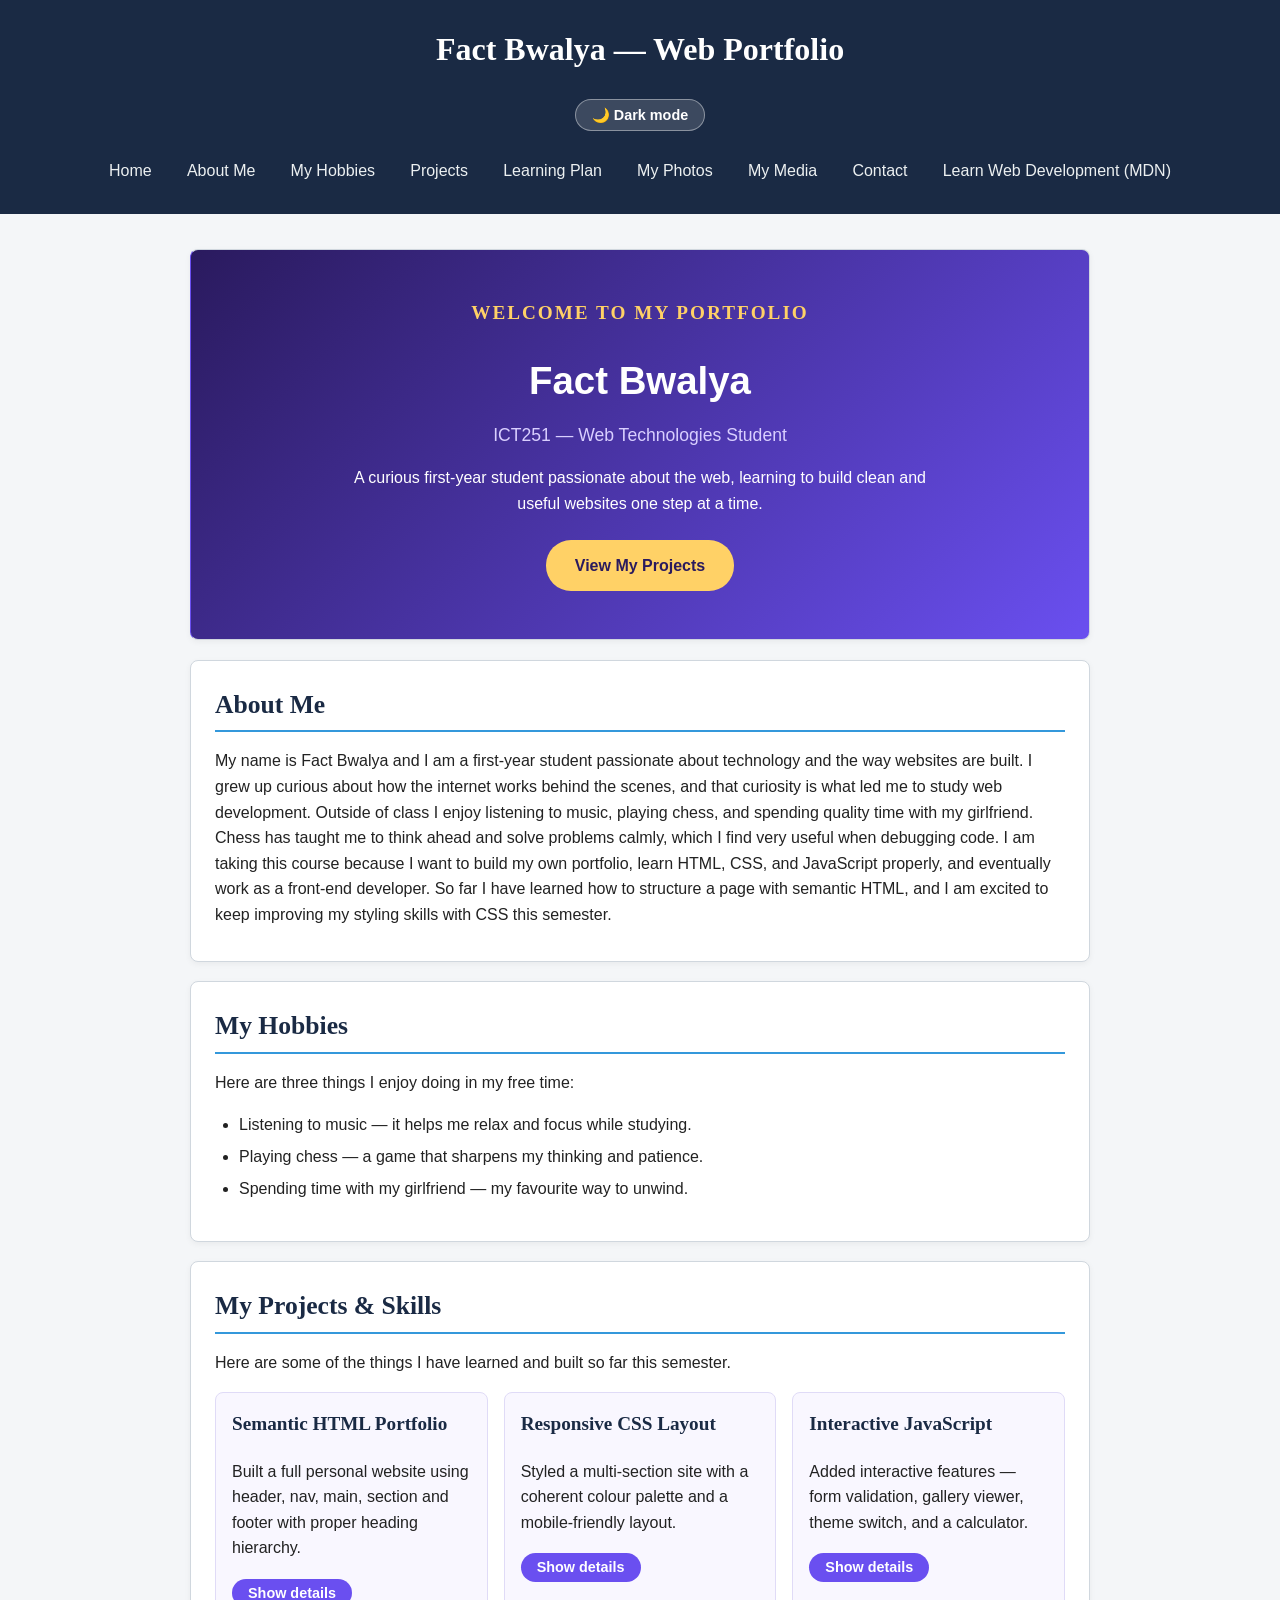
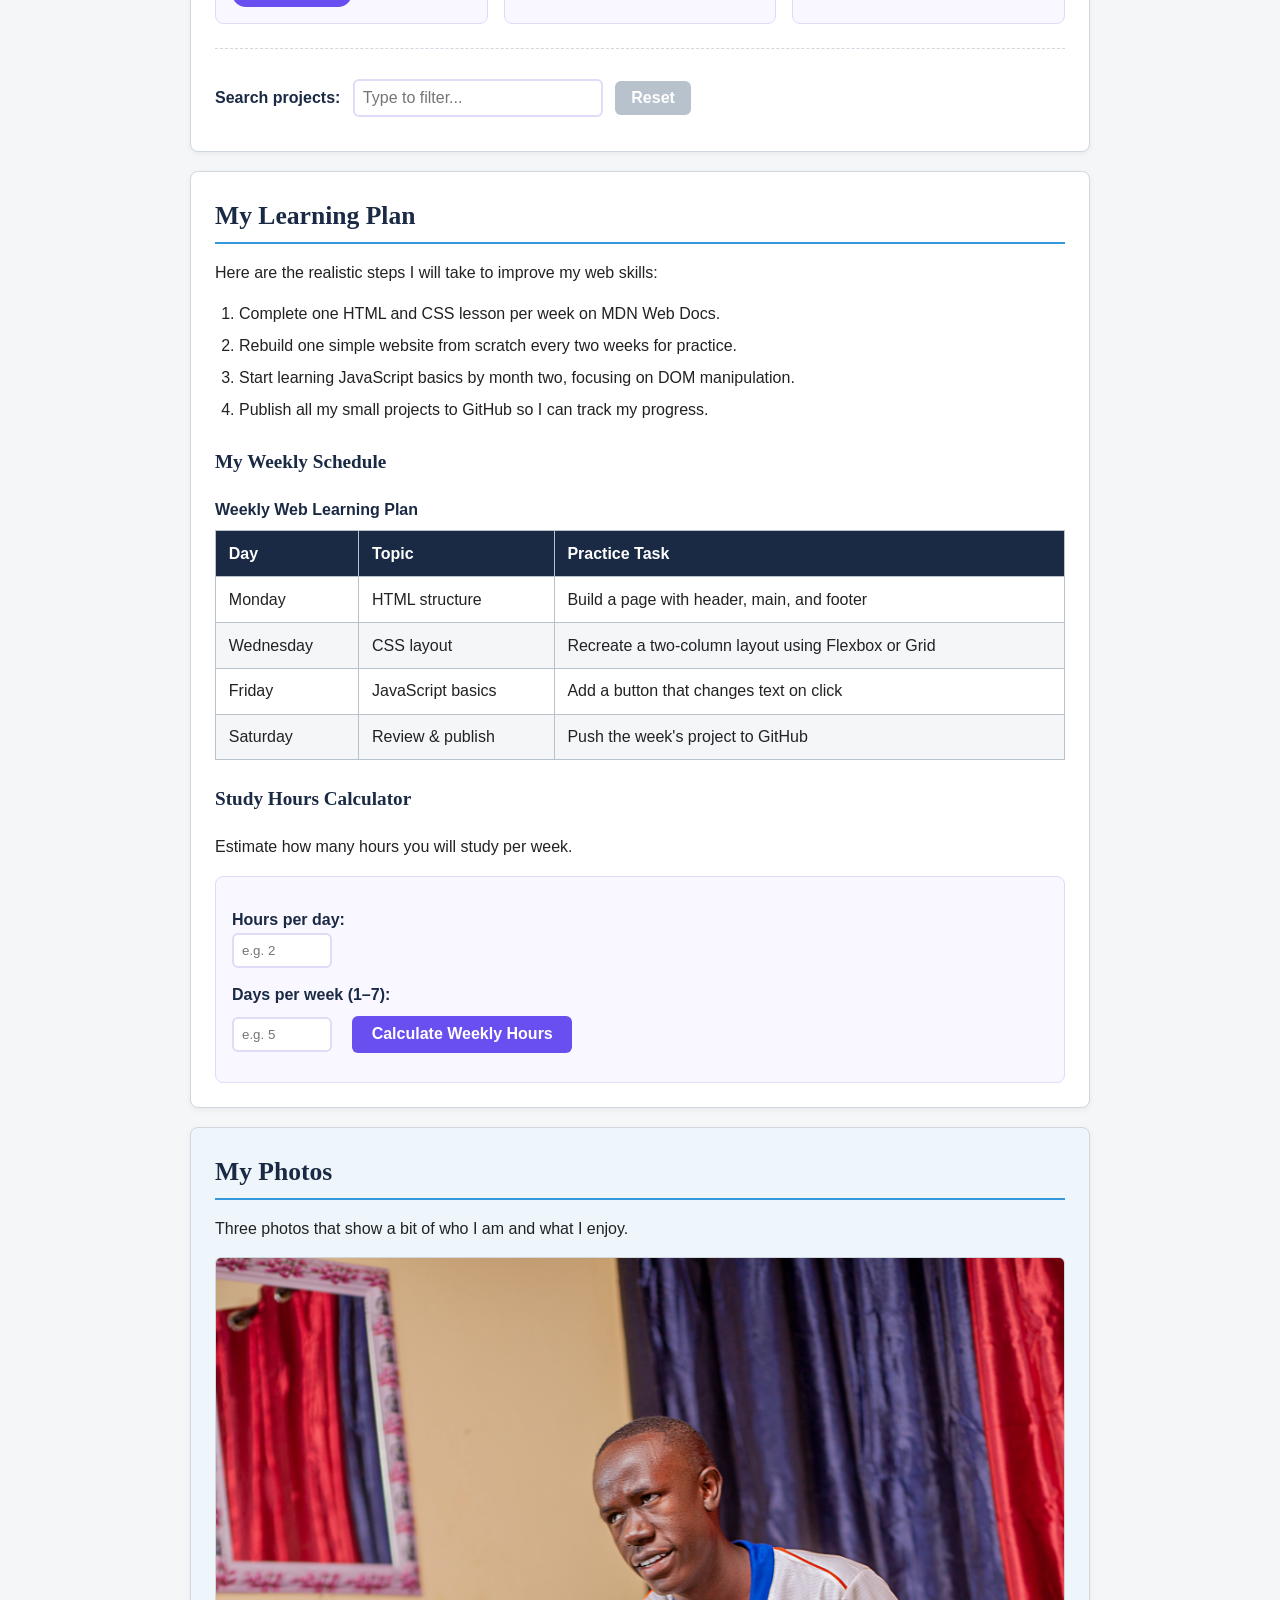
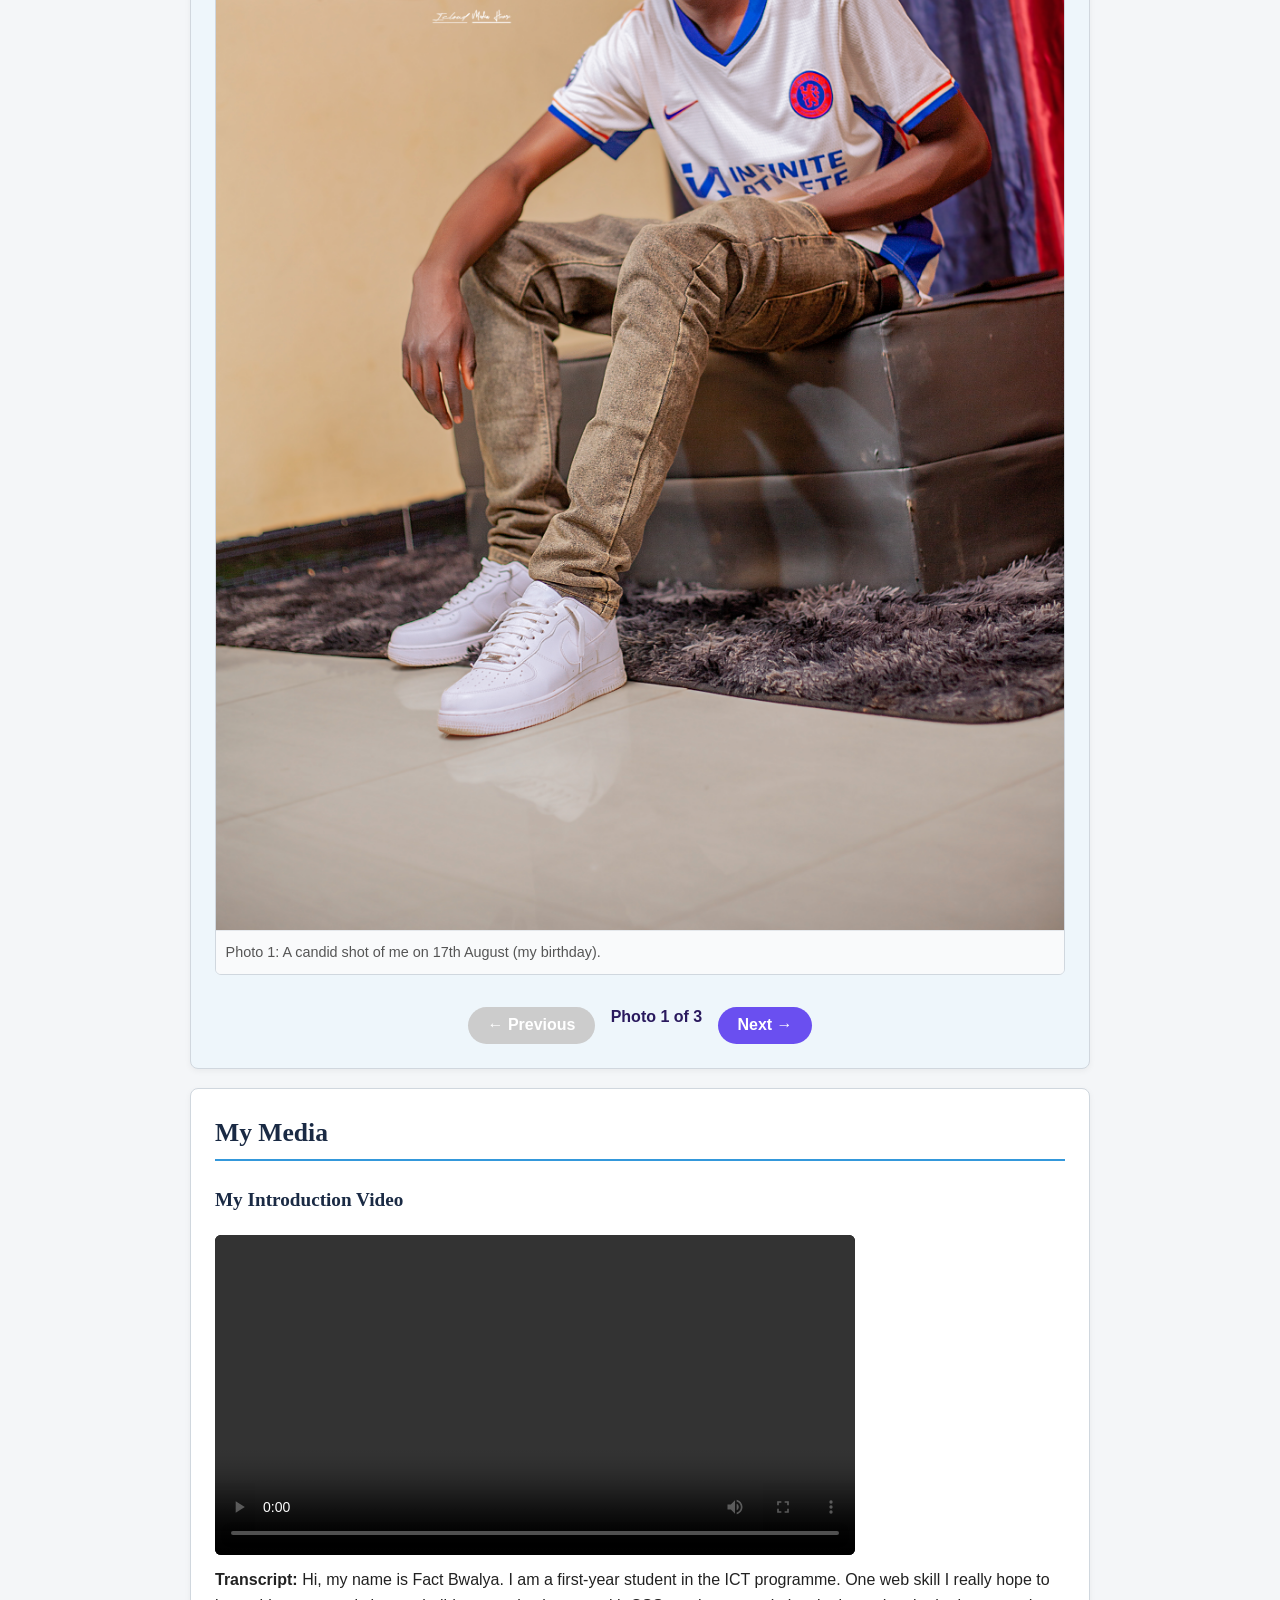
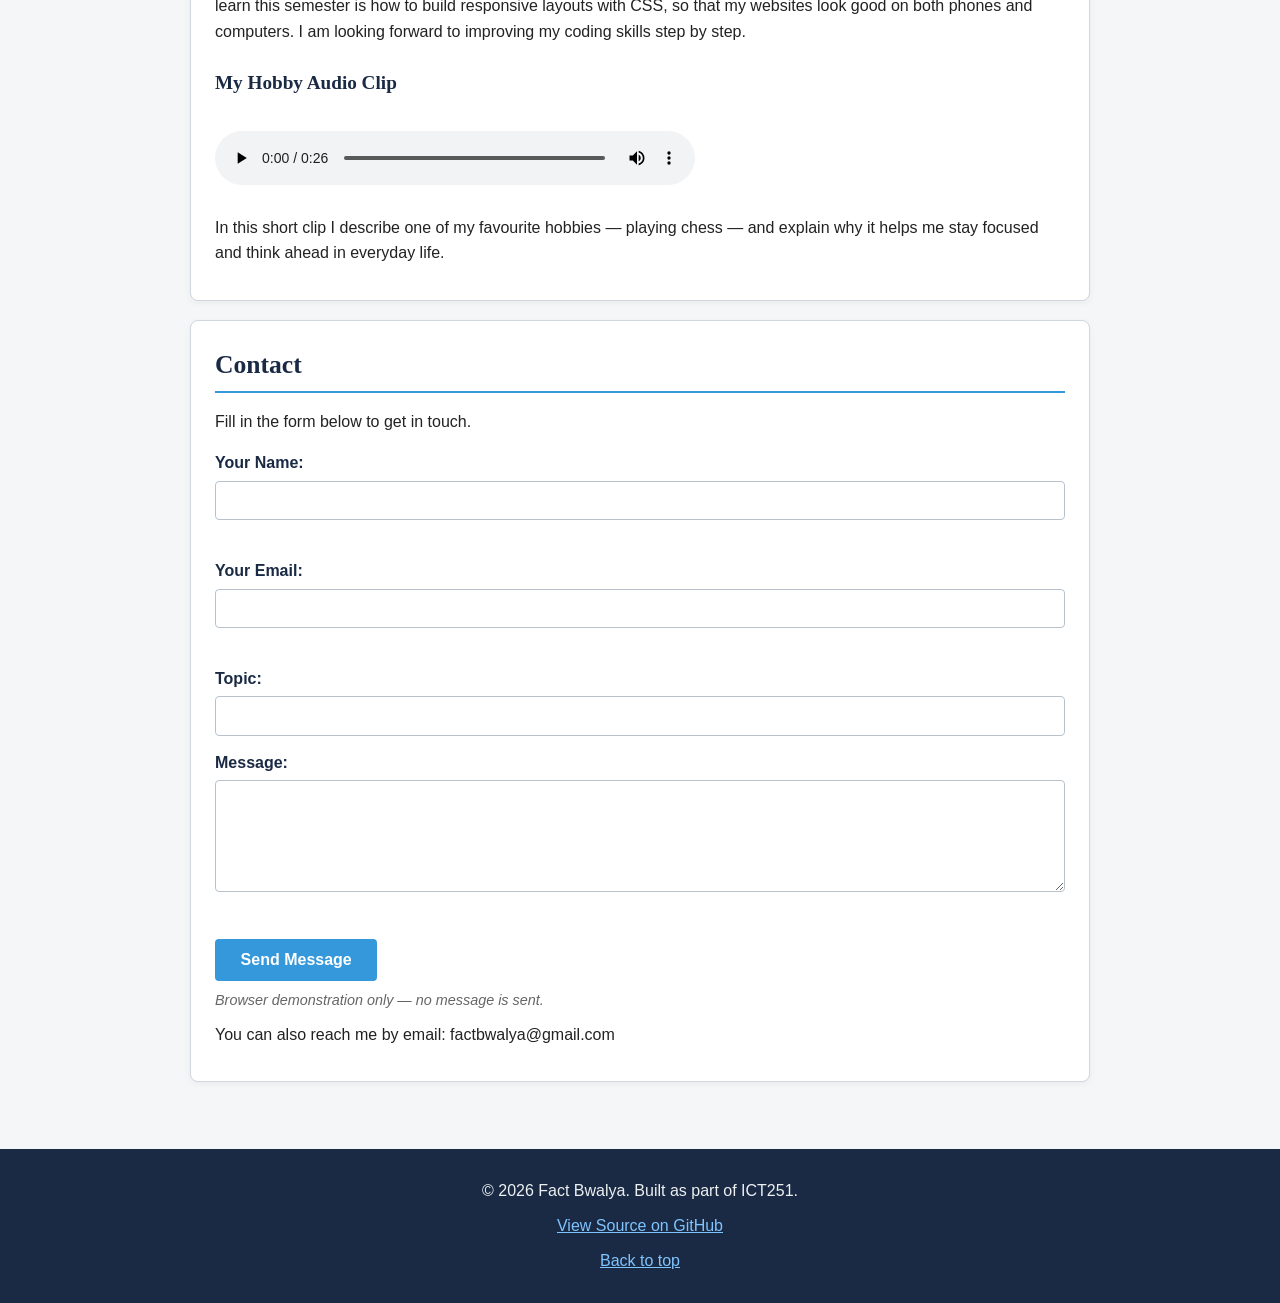
<file: index.html>
<!DOCTYPE html>
<html lang="en">
<head>
  <meta charset="UTF-8">
  <meta name="viewport" content="width=device-width, initial-scale=1.0">
  <title>Fact Bwalya — Web Portfolio</title>
  <link rel="stylesheet" href="css/styles.css">
  <script src="js/script.js" defer></script>
</head>
<body>
  <header>
    <h1>Fact Bwalya — Web Portfolio</h1>
    <button id="theme-toggle" class="theme-toggle" type="button" aria-label="Toggle dark mode">
      🌙 Dark mode
    </button>
    <button id="menu-toggle" class="menu-toggle" type="button" aria-label="Toggle navigation menu" aria-expanded="false">
      ☰ Menu
    </button>
    <nav id="main-nav">
      <a href="#hero">Home</a>
      <a href="#about">About Me</a>
      <a href="#hobbies">My Hobbies</a>
      <a href="#projects">Projects</a>
      <a href="#learning">Learning Plan</a>
      <a href="#photos">My Photos</a>
      <a href="#media">My Media</a>
      <a href="#contact">Contact</a>
      <a href="https://developer.mozilla.org/en-US/docs/Learn" target="_blank" rel="noopener">
        Learn Web Development (MDN)
      </a>
    </nav>
  </header>

  <main>
    <!-- HERO -->
    <section id="hero" class="content-section hero">
      <h2>Welcome to My Portfolio</h2>
      <p class="hero-name">Fact Bwalya</p>
      <p class="hero-programme">ICT251 — Web Technologies Student</p>
      <p class="hero-intro">
        A curious first-year student passionate about the web, learning to build
        clean and useful websites one step at a time.
      </p>
      <a href="#projects" class="hero-btn">View My Projects</a>
    </section>

    <!-- ABOUT ME -->
    <section id="about" class="content-section">
      <h2>About Me</h2>
      <p>
        My name is Fact Bwalya and I am a first-year student passionate about
        technology and the way websites are built. I grew up curious about how
        the internet works behind the scenes, and that curiosity is what led me
        to study web development. Outside of class I enjoy listening to music,
        playing chess, and spending quality time with my girlfriend. Chess has
        taught me to think ahead and solve problems calmly, which I find very
        useful when debugging code. I am taking this course because I want to
        build my own portfolio, learn HTML, CSS, and JavaScript properly, and
        eventually work as a front-end developer. So far I have learned how to
        structure a page with semantic HTML, and I am excited to keep improving
        my styling skills with CSS this semester.
      </p>
    </section>

    <!-- HOBBIES -->
    <section id="hobbies" class="content-section">
      <h2>My Hobbies</h2>
      <p>Here are three things I enjoy doing in my free time:</p>
      <ul>
        <li>Listening to music — it helps me relax and focus while studying.</li>
        <li>Playing chess — a game that sharpens my thinking and patience.</li>
        <li>Spending time with my girlfriend — my favourite way to unwind.</li>
      </ul>
    </section>

    <!-- PROJECTS / SKILLS -->
    <section id="projects" class="content-section">
      <h2>My Projects &amp; Skills</h2>
      <p>Here are some of the things I have learned and built so far this semester.</p>

      <div class="projects-grid">
        <article class="project-card">
          <h3>Semantic HTML Portfolio</h3>
          <p>Built a full personal website using header, nav, main, section and footer with proper heading hierarchy.</p>
          <button class="expand-btn" type="button">Show details</button>
          <p class="project-details" hidden>Learned to use figure, figcaption, table, form, and video/audio elements — all with accessibility in mind (alt text, labels, transcripts).</p>
        </article>

        <article class="project-card">
          <h3>Responsive CSS Layout</h3>
          <p>Styled a multi-section site with a coherent colour palette and a mobile-friendly layout.</p>
          <button class="expand-btn" type="button">Show details</button>
          <p class="project-details" hidden>Used Flexbox, Grid, media queries, hover and focus states, and demonstrated the box model with padding, margin and borders.</p>
        </article>

        <article class="project-card">
          <h3>Interactive JavaScript</h3>
          <p>Added interactive features — form validation, gallery viewer, theme switch, and a calculator.</p>
          <button class="expand-btn" type="button">Show details</button>
          <p class="project-details" hidden>Practised events, DOM manipulation, arrays, functions, and using textContent for safe display of user input.</p>
        </article>
      </div>

      <div class="filter-controls">
        <label for="project-search">Search projects:</label>
        <input type="text" id="project-search" placeholder="Type to filter...">
        <button id="reset-search" type="button">Reset</button>
        <p id="search-message" class="search-message"></p>
      </div>
    </section>

    <!-- LEARNING PLAN + TABLE + CALCULATOR -->
    <section id="learning" class="content-section">
      <h2>My Learning Plan</h2>
      <p>Here are the realistic steps I will take to improve my web skills:</p>
      <ol>
        <li>Complete one HTML and CSS lesson per week on MDN Web Docs.</li>
        <li>Rebuild one simple website from scratch every two weeks for practice.</li>
        <li>Start learning JavaScript basics by month two, focusing on DOM manipulation.</li>
        <li>Publish all my small projects to GitHub so I can track my progress.</li>
      </ol>

      <h3>My Weekly Schedule</h3>
      <table>
        <caption>Weekly Web Learning Plan</caption>
        <thead>
          <tr>
            <th>Day</th>
            <th>Topic</th>
            <th>Practice Task</th>
          </tr>
        </thead>
        <tbody>
          <tr>
            <td>Monday</td>
            <td>HTML structure</td>
            <td>Build a page with header, main, and footer</td>
          </tr>
          <tr>
            <td>Wednesday</td>
            <td>CSS layout</td>
            <td>Recreate a two-column layout using Flexbox or Grid</td>
          </tr>
          <tr>
            <td>Friday</td>
            <td>JavaScript basics</td>
            <td>Add a button that changes text on click</td>
          </tr>
          <tr>
            <td>Saturday</td>
            <td>Review &amp; publish</td>
            <td>Push the week's project to GitHub</td>
          </tr>
        </tbody>
      </table>

      <h3>Study Hours Calculator</h3>
      <p>Estimate how many hours you will study per week.</p>
      <div class="calculator">
        <label for="hours-per-day">Hours per day:</label>
        <input type="number" id="hours-per-day" min="0" step="0.5" placeholder="e.g. 2">

        <label for="days-per-week">Days per week (1–7):</label>
        <input type="number" id="days-per-week" min="1" max="7" placeholder="e.g. 5">

        <button id="calc-hours" type="button">Calculate Weekly Hours</button>
        <p id="calc-result" class="calc-result" role="status"></p>
      </div>
    </section>

    <!-- PHOTOS -->
    <section id="photos" class="content-section">
      <h2>My Photos</h2>
      <p>Three photos that show a bit of who I am and what I enjoy.</p>
      <div class="gallery">
        <figure>
          <img src="images/photo1.jpg" alt="Fact Bwalya sitting outdoors in a relaxed pose">
          <figcaption>Photo 1: A candid shot of me on 17th August (my birthday).</figcaption>
        </figure>
        <figure>
          <img src="images/photo2.jpg" alt="Fact Bwalya standing outdoors and looking at his phone">
          <figcaption>Photo 2: Checking my phone during a walk outside.</figcaption>
        </figure>
        <figure>
          <img src="images/photo3.jpg" alt="Portrait of Fact Bwalya wearing a light shirt">
          <figcaption>Photo 3: A close-up portrait of me.</figcaption>
        </figure>
      </div>
    </section>

    <!-- MEDIA -->
    <section id="media" class="content-section">
      <h2>My Media</h2>

      <h3>My Introduction Video</h3>
      <video controls width="640">
        <source src="videos/intro.mp4" type="video/mp4">
        Your browser does not support the video tag.
      </video>
      <p>
        <strong>Transcript:</strong> Hi, my name is Fact Bwalya. I am a
        first-year student in the ICT programme. One web skill I really hope to
        learn this semester is how to build responsive layouts with CSS, so
        that my websites look good on both phones and computers. I am looking
        forward to improving my coding skills step by step.
      </p>

      <h3>My Hobby Audio Clip</h3>
      <audio controls>
        <source src="videos/voice.mp3" type="audio/mpeg">
        Your browser does not support the audio tag.
      </audio>
      <p>
        In this short clip I describe one of my favourite hobbies — playing
        chess — and explain why it helps me stay focused and think ahead in
        everyday life.
      </p>
    </section>

    <!-- CONTACT -->
    <section id="contact" class="content-section">
      <h2>Contact</h2>
      <p>Fill in the form below to get in touch.</p>

      <form id="contact-form" action="#" method="post" novalidate>
        <label for="name">Your Name:</label>
        <input type="text" id="name" name="name" required>
        <p class="error" id="name-error"></p>

        <label for="email">Your Email:</label>
        <input type="email" id="email" name="email" required>
        <p class="error" id="email-error"></p>

        <label for="topic">Topic:</label>
        <input type="text" id="topic" name="topic">

        <label for="message">Message:</label>
        <textarea id="message" name="message" rows="5" required></textarea>
        <p class="error" id="message-error"></p>

        <button type="submit">Send Message</button>
      </form>

      <div id="form-preview" class="form-preview" hidden></div>

      <p class="form-note">Browser demonstration only — no message is sent.</p>
      <p>You can also reach me by email: factbwalya@gmail.com</p>
    </section>
  </main>

  <footer>
    <p>&copy; 2026 Fact Bwalya. Built as part of ICT251.</p>
    <p>
      <a href="https://github.com/factbwalya-creator/myweb" target="_blank" rel="noopener">
        View Source on GitHub
      </a>
    </p>
    <p><a href="#hero">Back to top</a></p>
  </footer>
</body>
</html>
</file>
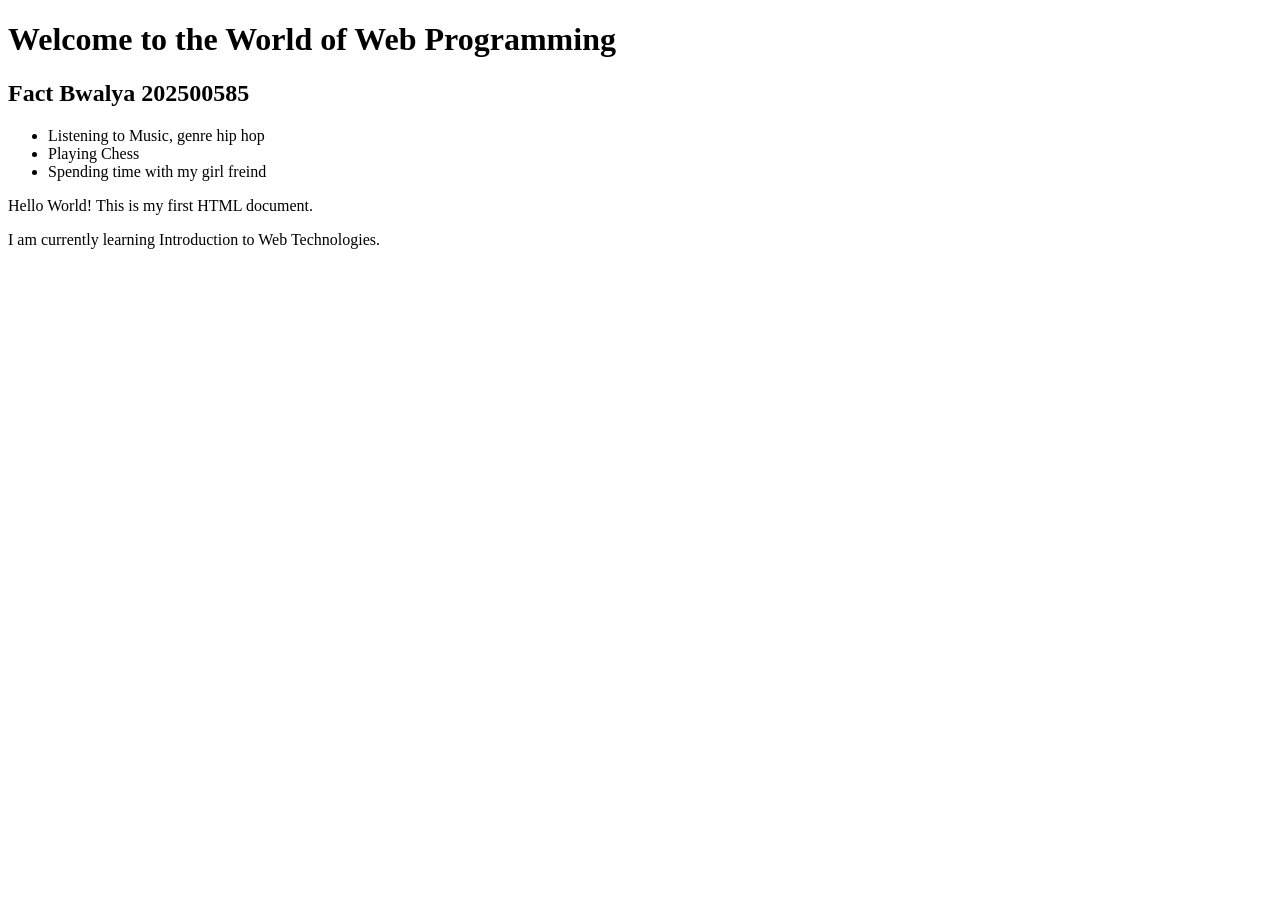
<file: activity1_backup.html>
<!DOCTYPE html>
<html lang="en">
<head>
    <meta charset="UTF-8">
    <meta name="viewport" content="width=device-width, initial-scale=1.0">
    <title>My First Web Page</title>
</head>
<body>
    <h1>Welcome to the World of Web Programming</h1>

    <h2> Fact Bwalya 202500585</h2>

    <ul>
        <li>Listening to Music, genre hip hop</li>
        <li>Playing Chess</li>
        <li>Spending time with my girl freind</li>
    </ul>

    <p>Hello World! This is my first HTML document.</p>

    <p>I am currently learning Introduction to Web Technologies.</p>

</body>
</html>
</file>
<file: css/styles.css>
/* ============================================
   BASE STYLES — element selectors
   ============================================ */
* {
  box-sizing: border-box;
}

body {
  font-family: 'Segoe UI', Tahoma, Geneva, Verdana, sans-serif;
  line-height: 1.6;
  color: #222;
  background-color: #f4f6f8;
  margin: 0;
  padding: 0;
}

h1, h2, h3 {
  font-family: Georgia, 'Times New Roman', serif;
  color: #1a2a44;
  margin-top: 0;
}

h1 {
  font-size: 2rem;
  margin-bottom: 0.5rem;
}

h2 {
  font-size: 1.6rem;
  border-bottom: 2px solid #3498db;
  padding-bottom: 0.3rem;
  margin-bottom: 1rem;
}

h3 {
  font-size: 1.2rem;
  margin-top: 1.5rem;
}

p {
  margin: 0.6rem 0;
}

/* ============================================
   HEADER & NAV
   ============================================ */
header {
  background-color: #1a2a44;
  color: #fff;
  padding: 1.5rem 1rem;
  text-align: center;
}

header h1 {
  color: #fff;
}

nav {
  margin-top: 0.8rem;
  display: flex;
  flex-wrap: wrap;
  justify-content: center;
  gap: 0.4rem;
}

nav a {
  color: #ecf0f1;
  text-decoration: none;
  padding: 0.4rem 0.9rem;
  border-radius: 4px;
  font-weight: 500;
  transition: background-color 0.2s ease, color 0.2s ease;
}

nav a:hover,
nav a:focus {
  background-color: #3498db;
  color: #fff;
  outline: 2px solid #fff;
  outline-offset: 2px;
}

/* ============================================
   MAIN & SECTIONS (class selector)
   ============================================ */
main {
  padding: 1rem;
}

.content-section {
  background-color: #ffffff;
  padding: 1.5rem;
  margin: 1.2rem auto;
  max-width: 900px;
  border: 1px solid #d0d7de;
  border-radius: 8px;
  box-shadow: 0 2px 6px rgba(0, 0, 0, 0.05);
}

/* ID selector — unique to the photos section */
#photos {
  background-color: #eef6fb;
}

/* ============================================
   LISTS
   ============================================ */
ul, ol {
  padding-left: 1.5rem;
}

li {
  margin: 0.4rem 0;
}

/* ============================================
   TABLE
   ============================================ */
table {
  width: 100%;
  border-collapse: collapse;
  margin: 1rem 0;
}

caption {
  caption-side: top;
  text-align: left;
  font-weight: bold;
  padding-bottom: 0.5rem;
  color: #1a2a44;
}

th, td {
  border: 1px solid #b8c2cc;
  padding: 0.6rem 0.8rem;
  text-align: left;
}

th {
  background-color: #1a2a44;
  color: #fff;
}

tbody tr:nth-child(even) {
  background-color: #f4f6f8;
}

/* ============================================
   PHOTO GALLERY
   ============================================ */
.gallery {
  display: grid;
  grid-template-columns: repeat(auto-fit, minmax(220px, 1fr));
  gap: 1rem;
  margin-top: 1rem;
}

figure {
  margin: 0;
  background-color: #fff;
  border: 1px solid #d0d7de;
  border-radius: 6px;
  overflow: hidden;
}

img {
  max-width: 100%;
  height: auto;
  display: block;
}

figcaption {
  padding: 0.6rem;
  font-size: 0.9rem;
  color: #555;
  background-color: #f9fafb;
  border-top: 1px solid #e5e8ec;
}

/* ============================================
   MEDIA (video + audio)
   ============================================ */
video {
  max-width: 100%;
  height: auto;
  display: block;
  margin: 0.8rem 0;
  border-radius: 6px;
  background-color: #000;
}

audio {
  width: 100%;
  max-width: 480px;
  margin: 0.8rem 0;
}

/* ============================================
   FORM
   ============================================ */
form {
  margin-top: 1rem;
}

label {
  display: block;
  font-weight: bold;
  margin-top: 0.9rem;
  color: #1a2a44;
}

input[type="text"],
input[type="email"],
textarea {
  width: 100%;
  padding: 0.6rem;
  margin-top: 0.3rem;
  border: 1px solid #b8c2cc;
  border-radius: 4px;
  font-family: inherit;
  font-size: 1rem;
}

input:focus,
textarea:focus {
  outline: 2px solid #3498db;
  border-color: #3498db;
}

button {
  background-color: #3498db;
  color: #fff;
  border: none;
  padding: 0.75rem 1.6rem;
  margin-top: 1rem;
  border-radius: 4px;
  font-size: 1rem;
  font-weight: bold;
  cursor: pointer;
  transition: background-color 0.2s ease;
}

button:hover,
button:focus {
  background-color: #1d6fa5;
  outline: 2px solid #1a2a44;
  outline-offset: 2px;
}

/* ============================================
   FOOTER
   ============================================ */
footer {
  background-color: #1a2a44;
  color: #ecf0f1;
  text-align: center;
  padding: 1.2rem 1rem;
  margin-top: 2rem;
}

footer a {
  color: #7fc4ff;
  text-decoration: underline;
}

footer a:hover,
footer a:focus {
  color: #fff;
}

/* ============================================
   RESPONSIVE — narrow screens
   ============================================ */
@media (max-width: 600px) {
  h1 {
    font-size: 1.5rem;
  }
  h2 {
    font-size: 1.3rem;
  }
  header {
    padding: 1rem 0.5rem;
  }
  nav a {
    padding: 0.35rem 0.7rem;
    font-size: 0.9rem;
  }
  .content-section {
    padding: 1rem;
    margin: 0.8rem auto;
  }
}
/* =========================================================
   ACTIVITY 3 — New styles
   ========================================================= */

/* HERO */
.hero {
  text-align: center;
  background: linear-gradient(135deg, #2a1a5e 0%, #6a4ff0 100%);
  color: #fff;
  border-left-color: #6a4ff0;
  padding: 3rem 1.5rem;
}
.hero h2 {
  color: #ffd166;
  border: none;
  font-size: 1.2rem;
  text-transform: uppercase;
  letter-spacing: 2px;
}
.hero-name {
  font-size: 2.4rem;
  font-weight: bold;
  margin: 0.3rem 0;
}
.hero-programme {
  font-size: 1.1rem;
  color: #d9cfff;
  margin-bottom: 1rem;
}
.hero-intro {
  max-width: 600px;
  margin: 0 auto 1.5rem;
  font-size: 1rem;
}
.hero-btn {
  display: inline-block;
  background: #ffd166;
  color: #2a1a5e;
  padding: 0.8rem 1.8rem;
  border-radius: 25px;
  font-weight: bold;
  text-decoration: none;
  transition: all 0.2s ease;
}
.hero-btn:hover,
.hero-btn:focus {
  background: #fff;
  transform: translateY(-2px);
  outline: none;
}

/* MENU TOGGLE (mobile nav) */
.menu-toggle {
  display: none;
  background: rgba(255,255,255,0.15);
  color: #fff;
  border: 1px solid rgba(255,255,255,0.4);
  padding: 0.5rem 1rem;
  border-radius: 6px;
  cursor: pointer;
  font-size: 1rem;
  margin-bottom: 0.5rem;
}

/* THEME TOGGLE */
.theme-toggle {
  background: rgba(255,255,255,0.15);
  color: #fff;
  border: 1px solid rgba(255,255,255,0.4);
  padding: 0.4rem 1rem;
  border-radius: 20px;
  cursor: pointer;
  font-size: 0.9rem;
  margin-bottom: 0.5rem;
}
.theme-toggle:hover,
.theme-toggle:focus {
  background: #ffd166;
  color: #2a1a5e;
  outline: none;
}

/* GALLERY CONTROLS */
.gallery-controls {
  display: flex;
  justify-content: center;
  align-items: center;
  gap: 1rem;
  margin-top: 1rem;
}
.gallery-controls button {
  background: #6a4ff0;
  color: #fff;
  border: none;
  padding: 0.6rem 1.2rem;
  border-radius: 20px;
  cursor: pointer;
  font-weight: bold;
}
.gallery-controls button:hover:not(:disabled),
.gallery-controls button:focus:not(:disabled) {
  background: #2a1a5e;
  outline: 2px solid #ffd166;
}
.gallery-controls button:disabled {
  background: #ccc;
  cursor: not-allowed;
}
.gallery-status {
  font-weight: bold;
  color: #2a1a5e;
}

/* PROJECTS */
.projects-grid {
  display: grid;
  grid-template-columns: repeat(auto-fit, minmax(240px, 1fr));
  gap: 1rem;
  margin: 1rem 0;
}
.project-card {
  background: #f9f7ff;
  border: 1px solid #e0dbf7;
  border-radius: 8px;
  padding: 1rem;
}
.project-card h3 {
  margin-top: 0;
}
.expand-btn {
  background: #6a4ff0;
  color: #fff;
  border: none;
  padding: 0.4rem 1rem;
  border-radius: 15px;
  cursor: pointer;
  font-size: 0.9rem;
  margin-top: 0.5rem;
}
.expand-btn:hover,
.expand-btn:focus {
  background: #2a1a5e;
  outline: 2px solid #ffd166;
}
.project-details {
  margin-top: 0.6rem;
  padding: 0.6rem;
  background: #fff;
  border-left: 3px solid #6a4ff0;
  font-size: 0.9rem;
}

/* SEARCH */
.filter-controls {
  margin-top: 1.5rem;
  padding-top: 1rem;
  border-top: 1px dashed #d0d7de;
}
.filter-controls label {
  display: inline-block;
  margin-right: 0.5rem;
}
#project-search {
  padding: 0.5rem;
  border: 2px solid #e0dbf7;
  border-radius: 6px;
  width: 250px;
  max-width: 100%;
}
#project-search:focus {
  outline: none;
  border-color: #6a4ff0;
}
#reset-search {
  background: #b8c2cc;
  color: #fff;
  border: none;
  padding: 0.5rem 1rem;
  border-radius: 6px;
  cursor: pointer;
  margin-left: 0.5rem;
}
#reset-search:hover,
#reset-search:focus {
  background: #6a4ff0;
  outline: none;
}
.search-message {
  font-style: italic;
  color: #6a4ff0;
  margin-top: 0.5rem;
}

/* CALCULATOR */
.calculator {
  background: #f9f7ff;
  padding: 1rem;
  border-radius: 8px;
  border: 1px solid #e0dbf7;
  margin-top: 1rem;
}
.calculator input {
  padding: 0.5rem;
  border: 2px solid #e0dbf7;
  border-radius: 6px;
  width: 100px;
  margin-right: 1rem;
}
.calculator input:focus {
  outline: none;
  border-color: #6a4ff0;
}
#calc-hours {
  background: #6a4ff0;
  color: #fff;
  border: none;
  padding: 0.6rem 1.2rem;
  border-radius: 6px;
  cursor: pointer;
  margin-top: 0.5rem;
  font-weight: bold;
}
#calc-hours:hover,
#calc-hours:focus {
  background: #2a1a5e;
  outline: 2px solid #ffd166;
}
.calc-result {
  font-weight: bold;
  margin-top: 0.8rem;
}
.calc-result.error-text { color: #d6336c; }
.calc-result.success-text { color: #2bb673; }

/* FORM ERRORS + PREVIEW */
.error {
  color: #d6336c;
  font-size: 0.9rem;
  margin: 0.3rem 0 0;
  min-height: 1.2rem;
}
.form-preview {
  margin-top: 1rem;
  padding: 1rem;
  background: #eefcf5;
  border-left: 4px solid #2bb673;
  border-radius: 6px;
}
.form-preview h3 {
  color: #2bb673;
  margin-top: 0;
}
.form-note {
  font-style: italic;
  color: #666;
  font-size: 0.9rem;
  margin-top: 0.5rem;
}

/* DARK THEME */
body.dark {
  background: #12121a;
  color: #eaeaf0;
}
body.dark .content-section {
  background: #1c1c28;
  color: #eaeaf0;
  border-color: #33334a;
}
body.dark h1, body.dark h2, body.dark h3 {
  color: #ffd166;
}
body.dark .hero {
  background: linear-gradient(135deg, #0d0d15 0%, #2a1a5e 100%);
}
body.dark figcaption {
  background: #23232f;
  color: #c5c5d0;
}
body.dark .project-card,
body.dark .calculator,
body.dark figure {
  background: #23232f;
  border-color: #33334a;
}
body.dark .project-details {
  background: #1a1a24;
}
body.dark input,
body.dark textarea {
  background: #23232f;
  color: #eaeaf0;
  border-color: #444;
}
body.dark .form-preview {
  background: #1a2a20;
}

/* RESPONSIVE */
@media (max-width: 700px) {
  /* Show hamburger, hide nav by default */
  .menu-toggle {
    display: inline-block;
  }
  #main-nav {
    display: none;
    flex-direction: column;
    width: 100%;
    padding: 0.5rem 0;
  }
  #main-nav.open {
    display: flex;
  }
  #main-nav a {
    display: block;
    text-align: center;
    margin: 0.3rem 0;
  }
  .hero-name {
    font-size: 1.8rem;
  }
  .gallery-controls {
    flex-wrap: wrap;
  }
  .calculator input {
    width: 80px;
  }
  #project-search {
    width: 100%;
    margin-top: 0.3rem;
  }
}
</file>
